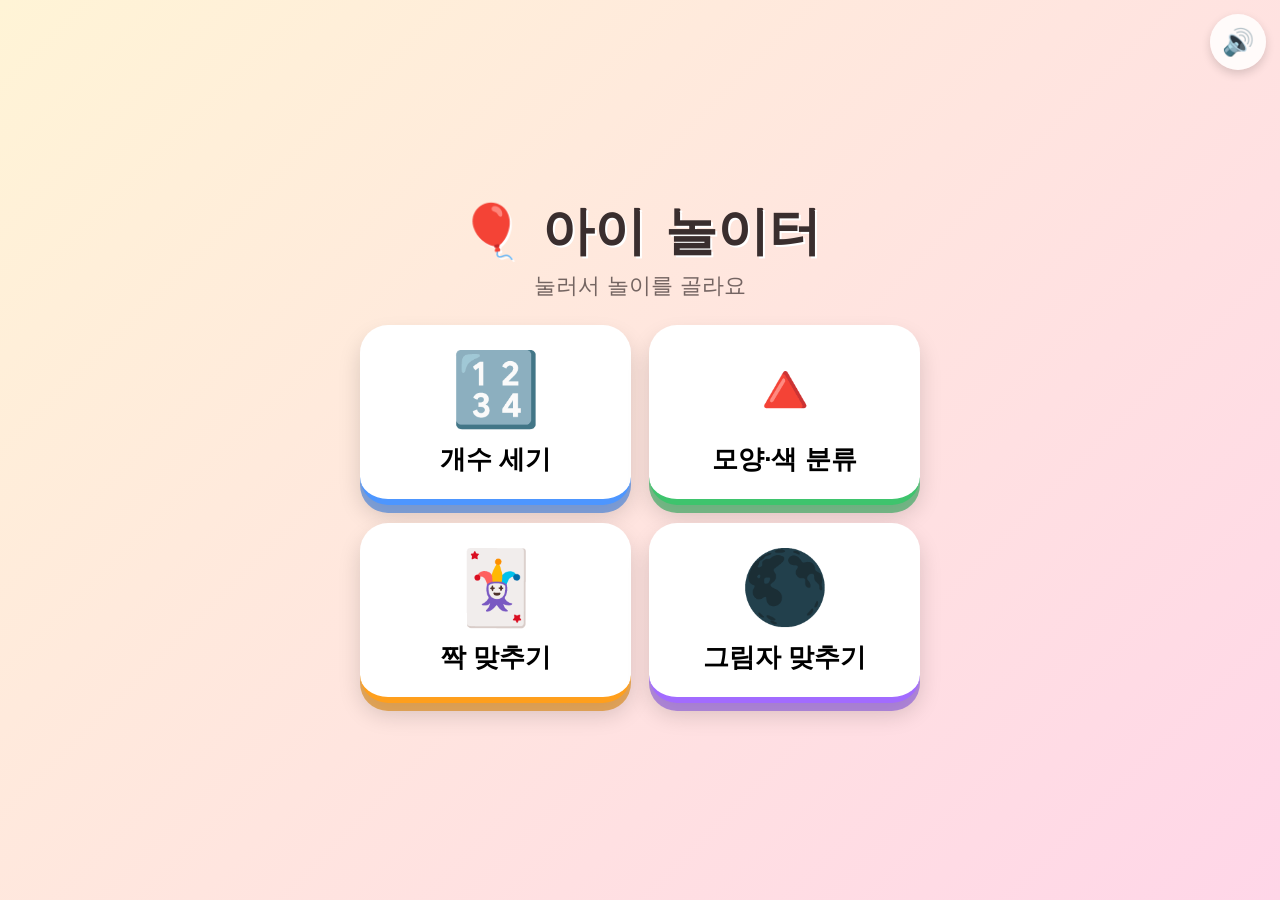
<file: index.html>
<!doctype html>
<html lang="ko">
<head>
  <meta charset="utf-8" />
  <meta name="viewport" content="width=device-width, initial-scale=1, maximum-scale=1, user-scalable=no, viewport-fit=cover" />
  <meta name="apple-mobile-web-app-capable" content="yes" />
  <meta name="mobile-web-app-capable" content="yes" />
  <meta name="theme-color" content="#4d96ff" />
  <link rel="manifest" href="manifest.json" />
  <link rel="icon" href="data:image/svg+xml,<svg xmlns='http://www.w3.org/2000/svg' viewBox='0 0 100 100'><text y='.9em' font-size='90'>🎈</text></svg>" />
  <title>아이 놀이터 — 인지 미니게임</title>
  <link rel="stylesheet" href="css/styles.css" />
</head>
<body>
  <div id="app">
    <!-- 홈 화면 -->
    <section id="home">
      <h1 class="home-title">🎈 아이 놀이터</h1>
      <p class="home-sub">눌러서 놀이를 골라요</p>
      <div id="tiles" class="tiles"></div>
      <button id="soundToggle" class="sound-toggle" aria-label="소리 켜기/끄기">🔊</button>
    </section>

    <!-- 게임 화면 -->
    <section id="gameView" hidden>
      <header class="game-header">
        <button id="backBtn" class="back-btn">⬅️ 처음으로</button>
        <span id="gameTitle" class="game-title-text"></span>
        <button id="replayBtn" class="replay-btn" aria-label="다시 시작">🔄</button>
      </header>
      <div id="gameRoot" class="game-root"></div>
    </section>
  </div>

  <script src="js/util.js"></script>
  <script src="js/games/counting.js"></script>
  <script src="js/games/sorting.js"></script>
  <script src="js/games/memory.js"></script>
  <script src="js/games/shadow.js"></script>
  <script src="js/main.js"></script>
</body>
</html>
</file>
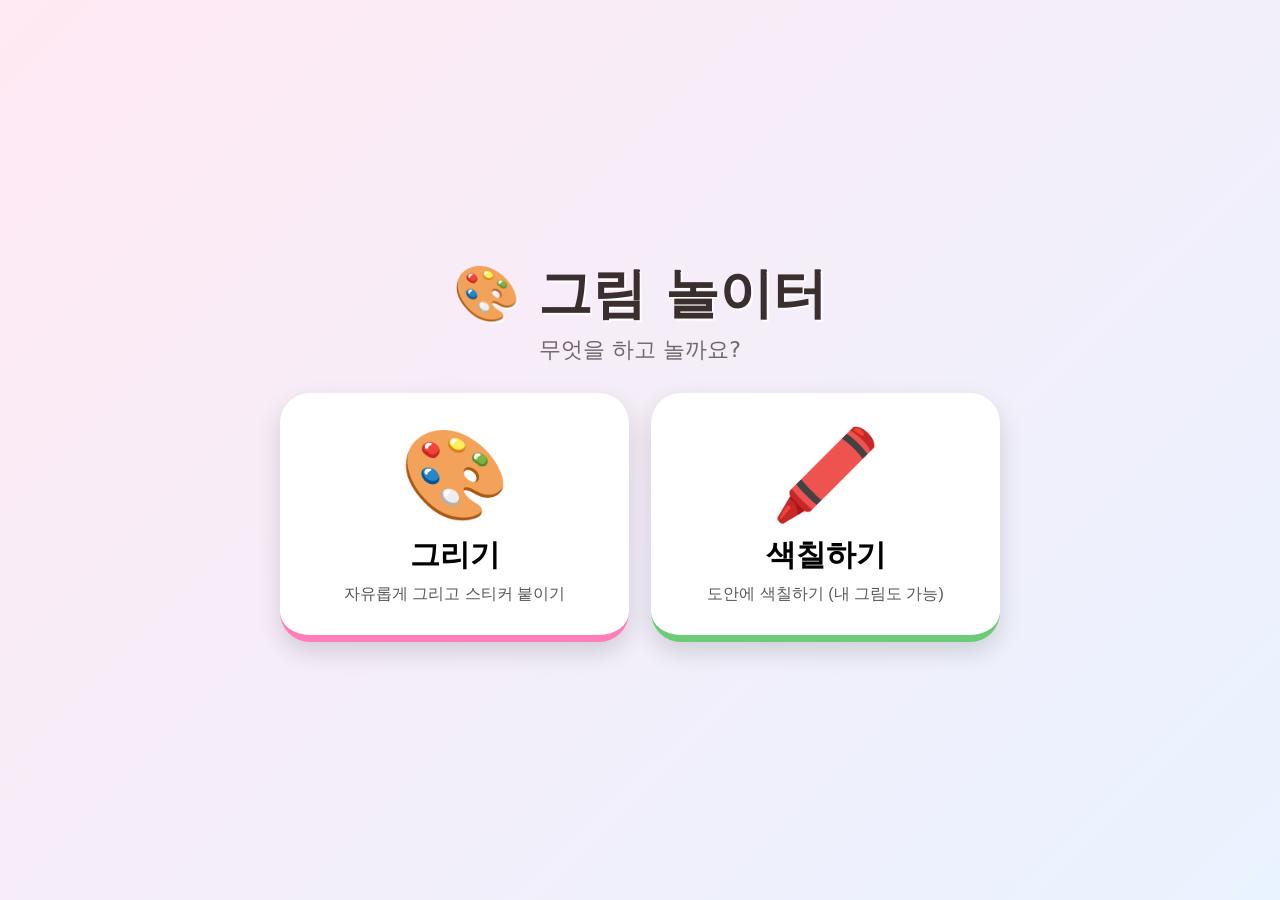
<file: studio/index.html>
<!doctype html>
<html lang="ko">
<head>
  <meta charset="utf-8" />
  <meta name="viewport" content="width=device-width, initial-scale=1, maximum-scale=1, user-scalable=no, viewport-fit=cover" />
  <meta name="apple-mobile-web-app-capable" content="yes" />
  <meta name="mobile-web-app-capable" content="yes" />
  <meta name="theme-color" content="#ff7eb9" />
  <link rel="manifest" href="manifest.json" />
  <link rel="icon" href="data:image/svg+xml,<svg xmlns='http://www.w3.org/2000/svg' viewBox='0 0 100 100'><text y='.9em' font-size='90'>🎨</text></svg>" />
  <title>그림 놀이터 — 그리기·색칠·스티커</title>
  <link rel="stylesheet" href="css/styles.css" />
</head>
<body>
  <div id="app">
    <!-- 홈: 모드 선택 -->
    <section id="home">
      <h1 class="home-title">🎨 그림 놀이터</h1>
      <p class="home-sub">무엇을 하고 놀까요?</p>
      <div class="mode-tiles">
        <button id="modeDraw" class="mode-tile draw">
          <span class="mode-icon">🎨</span>
          <span class="mode-name">그리기</span>
          <span class="mode-desc">자유롭게 그리고 스티커 붙이기</span>
        </button>
        <button id="modeColor" class="mode-tile color">
          <span class="mode-icon">🖍️</span>
          <span class="mode-name">색칠하기</span>
          <span class="mode-desc">도안에 색칠하기 (내 그림도 가능)</span>
        </button>
      </div>
    </section>

    <!-- 스튜디오 -->
    <section id="studioView" hidden>
      <header class="top-bar">
        <button id="homeBtn" class="tb-btn">⬅️</button>
        <span id="studioTitle" class="studio-title"></span>
        <div class="top-actions">
          <button id="undoBtn" class="tb-btn" aria-label="되돌리기">↩️</button>
          <button id="redoBtn" class="tb-btn" aria-label="다시실행">↪️</button>
          <button id="saveBtn" class="tb-btn" aria-label="저장">💾</button>
        </div>
      </header>
      <div id="canvasArea" class="canvas-area"></div>
      <div id="toolbar" class="toolbar"></div>
    </section>
  </div>

  <script src="js/util.js"></script>
  <script src="js/art/brushes.js"></script>
  <script src="js/art/stickers.js"></script>
  <script src="js/art/templates.js"></script>
  <script src="js/art/engine.js"></script>
  <script src="js/art/ui.js"></script>
  <script src="js/main.js"></script>
</body>
</html>
</file>
<file: css/styles.css>
/* ===== 아이 놀이터 — 4살용 인지 미니게임 스타일 ===== */
:root {
  --bg1: #fff4d6;
  --bg2: #ffd6e8;
  --ink: #3a2e2e;
  --tap: 86px; /* 최소 터치 영역 */
}

* { box-sizing: border-box; -webkit-tap-highlight-color: transparent; }

/* hidden 속성은 항상 숨김 (#home 등 display 규칙보다 우선) */
[hidden] { display: none !important; }

html, body {
  margin: 0;
  height: 100%;
  font-family: "Apple SD Gothic Neo", "Noto Sans KR", "Malgun Gothic", system-ui, sans-serif;
  color: var(--ink);
  user-select: none;
  -webkit-user-select: none;
}

body {
  background: linear-gradient(135deg, var(--bg1), var(--bg2));
  overflow: hidden;
}

#app, section { height: 100%; }

/* ===== 홈 화면 ===== */
#home {
  display: flex;
  flex-direction: column;
  align-items: center;
  justify-content: center;
  padding: 16px;
  position: relative;
}
.home-title {
  font-size: clamp(28px, 7vw, 52px);
  margin: 0 0 4px;
  text-shadow: 2px 2px 0 #fff;
}
.home-sub {
  font-size: clamp(15px, 3.5vw, 22px);
  margin: 0 0 24px;
  opacity: 0.7;
}
.tiles {
  display: grid;
  grid-template-columns: repeat(2, minmax(130px, 1fr));
  gap: 18px;
  width: min(560px, 92vw);
}
.tile {
  --c: #4d96ff;
  border: none;
  border-radius: 28px;
  background: #fff;
  box-shadow: 0 8px 0 color-mix(in srgb, var(--c) 55%, #000 10%),
              0 12px 22px rgba(0, 0, 0, 0.15);
  border-bottom: 6px solid var(--c);
  padding: 22px 10px;
  cursor: pointer;
  display: flex;
  flex-direction: column;
  align-items: center;
  gap: 10px;
  transition: transform 0.08s ease;
}
.tile:active { transform: translateY(4px) scale(0.98); }
.tile-icon { font-size: clamp(40px, 11vw, 72px); }
.tile-name { font-size: clamp(17px, 4.5vw, 26px); font-weight: 800; }

.sound-toggle {
  position: absolute;
  top: 14px;
  right: 14px;
  width: 56px;
  height: 56px;
  border: none;
  border-radius: 50%;
  background: rgba(255, 255, 255, 0.85);
  box-shadow: 0 4px 10px rgba(0, 0, 0, 0.15);
  font-size: 26px;
  cursor: pointer;
}

/* ===== 게임 공통 헤더 ===== */
.game-header {
  display: flex;
  align-items: center;
  justify-content: space-between;
  gap: 10px;
  padding: 12px 14px;
  background: rgba(255, 255, 255, 0.55);
}
.back-btn, .replay-btn {
  border: none;
  border-radius: 18px;
  background: #fff;
  box-shadow: 0 4px 0 rgba(0, 0, 0, 0.12);
  font-weight: 800;
  cursor: pointer;
}
.back-btn { padding: 12px 18px; font-size: clamp(15px, 4vw, 20px); }
.replay-btn { width: 52px; height: 52px; font-size: 24px; }
.game-title-text { font-size: clamp(17px, 4.5vw, 24px); font-weight: 800; }

.game-root {
  height: calc(100% - 72px);
  overflow: hidden;
}
.game {
  height: 100%;
  display: flex;
  flex-direction: column;
  align-items: center;
  justify-content: flex-start;
  padding: 12px;
  gap: 10px;
  position: relative;
}

/* 진행 표시 점 */
.progress { display: flex; gap: 8px; font-size: 22px; min-height: 28px; }
.progress .dot { opacity: 0.5; }
.progress .dot:not(:empty) { opacity: 1; }

.stage {
  flex: 1;
  width: 100%;
  display: flex;
  flex-direction: column;
  align-items: center;
  justify-content: center;
  gap: 18px;
  position: relative;
}
.stage-q {
  font-size: clamp(20px, 5vw, 30px);
  font-weight: 800;
}

/* ===== 개수 세기 ===== */
.count-objects {
  display: flex;
  flex-wrap: wrap;
  gap: 10px 16px;
  justify-content: center;
  align-items: center;
  max-width: 92vw;
}
.count-obj {
  font-size: clamp(40px, 12vw, 72px);
  animation: pop 0.3s ease both;
}
.choices { display: flex; gap: 16px; flex-wrap: wrap; justify-content: center; }
.choice {
  width: clamp(76px, 22vw, 110px);
  height: clamp(76px, 22vw, 110px);
  border: none;
  border-radius: 24px;
  background: #fff;
  box-shadow: 0 6px 0 #d6a93f;
  border-bottom: 4px solid #ffd23f;
  font-size: clamp(34px, 9vw, 52px);
  font-weight: 900;
  cursor: pointer;
}
.choice:active { transform: translateY(3px); }
.choice.correct { background: #c9f7d4; box-shadow: 0 6px 0 #3ec46d; }
.choice.wrong { animation: shake 0.4s; background: #ffe0e0; }

/* ===== 모양·색 분류 ===== */
.sort-prompt {
  font-size: clamp(20px, 5.5vw, 32px);
  font-weight: 800;
  text-align: center;
}
.sort-grid {
  flex: 1;
  display: grid;
  grid-template-columns: repeat(3, 1fr);
  gap: 14px;
  width: min(520px, 92vw);
  align-content: center;
}
.sort-item {
  border: none;
  background: transparent;
  cursor: pointer;
  padding: 6px;
  transition: transform 0.1s;
}
.sort-item .shape-svg {
  width: clamp(60px, 18vw, 96px);
  height: clamp(60px, 18vw, 96px);
  filter: drop-shadow(0 4px 4px rgba(0, 0, 0, 0.2));
}
.sort-item:active { transform: scale(0.92); }
.sort-item.picked { animation: pop 0.3s; opacity: 0.25; }
.sort-item.shake { animation: shake 0.4s; }

/* ===== 짝 맞추기(메모리) ===== */
.mem-info { font-size: clamp(18px, 5vw, 26px); font-weight: 800; }
.mem-board {
  flex: 1;
  display: grid;
  gap: 12px;
  width: min(520px, 92vw);
  align-content: center;
  justify-content: center;
}
.card {
  aspect-ratio: 1 / 1;
  width: clamp(64px, 20vw, 108px);
  border: none;
  border-radius: 20px;
  cursor: pointer;
  position: relative;
  background: #4d96ff;
  box-shadow: 0 5px 0 #2c6fd6;
  font-size: clamp(34px, 10vw, 60px);
  display: flex;
  align-items: center;
  justify-content: center;
}
.card:active { transform: translateY(3px); }
.card .card-back { display: none; }
.card.open { background: #fff; box-shadow: 0 5px 0 #d0d0d0; }
.card.open .card-front { display: none; }
.card.open .card-back { display: inline; animation: pop 0.25s; }
.card.done { opacity: 0.4; pointer-events: none; }

/* ===== 그림자 맞추기 ===== */
.shadow-target {
  font-size: clamp(72px, 22vw, 130px);
  animation: pop 0.3s;
}
.shadow-opts { display: flex; gap: 16px; flex-wrap: wrap; justify-content: center; }
.shadow-opt {
  width: clamp(82px, 24vw, 120px);
  height: clamp(82px, 24vw, 120px);
  border: none;
  border-radius: 24px;
  background: #fff;
  box-shadow: 0 6px 0 #c9b6e8;
  font-size: clamp(46px, 14vw, 76px);
  cursor: pointer;
  display: flex;
  align-items: center;
  justify-content: center;
}
/* 글자(이모지)만 검게 → 카드 위에 그림자 모양이 보임 */
.shadow-opt .sil { filter: brightness(0); line-height: 1; }
.shadow-opt:active { transform: translateY(3px); }
.shadow-opt.correct { background: #c9f7d4; box-shadow: 0 6px 0 #3ec46d; }
.shadow-opt.correct .sil { filter: none; }
.shadow-opt.wrong { animation: shake 0.4s; }

/* ===== 보상 연출 ===== */
.flash-star {
  position: absolute;
  top: 40%;
  left: 50%;
  transform: translate(-50%, -50%);
  font-size: 80px;
  pointer-events: none;
  animation: starpop 0.9s ease forwards;
  z-index: 5;
}
.celebrate {
  position: absolute;
  inset: 0;
  display: flex;
  flex-direction: column;
  align-items: center;
  justify-content: center;
  gap: 14px;
  background: rgba(255, 255, 255, 0.7);
  z-index: 20;
  overflow: hidden;
}
.celebrate-star { font-size: clamp(90px, 30vw, 180px); animation: starpop 0.9s ease; }
.celebrate-text { font-size: clamp(26px, 8vw, 48px); font-weight: 900; }
.confetti {
  position: absolute;
  top: -20px;
  width: 12px;
  height: 18px;
  border-radius: 2px;
  animation: fall 1.5s linear forwards;
}

/* ===== 애니메이션 ===== */
@keyframes pop { 0% { transform: scale(0.2); } 70% { transform: scale(1.15); } 100% { transform: scale(1); } }
@keyframes shake { 0%,100% { transform: translateX(0); } 25% { transform: translateX(-8px); } 75% { transform: translateX(8px); } }
@keyframes starpop {
  0% { transform: translate(-50%, -50%) scale(0.2); opacity: 0; }
  40% { transform: translate(-50%, -50%) scale(1.3); opacity: 1; }
  100% { transform: translate(-50%, -90%) scale(1); opacity: 0; }
}
@keyframes fall {
  0% { transform: translateY(0) rotate(0); opacity: 1; }
  100% { transform: translateY(110vh) rotate(540deg); opacity: 0.8; }
}
</file>
<file: studio/css/styles.css>
/* ===== 그림 놀이터 — 그리기·색칠·스티커 ===== */
* { box-sizing: border-box; -webkit-tap-highlight-color: transparent; }
[hidden] { display: none !important; }

html, body {
  margin: 0; height: 100%;
  font-family: "Apple SD Gothic Neo", "Noto Sans KR", "Malgun Gothic", system-ui, sans-serif;
  color: #3a2e2e; user-select: none; -webkit-user-select: none;
  overflow: hidden;
}
body { background: linear-gradient(135deg, #ffe9f3, #e9f3ff); }
#app, section { height: 100%; }

/* ===== 홈 ===== */
#home { display: flex; flex-direction: column; align-items: center; justify-content: center; padding: 18px; }
.home-title { font-size: clamp(28px, 7vw, 54px); margin: 0 0 4px; text-shadow: 2px 2px 0 #fff; }
.home-sub { font-size: clamp(15px, 3.5vw, 22px); margin: 0 0 28px; opacity: 0.7; }
.mode-tiles { display: grid; grid-template-columns: repeat(auto-fit, minmax(220px, 1fr)); gap: 22px; width: min(720px, 92vw); }
.mode-tile {
  --c: #ff7eb9; border: none; border-radius: 30px; background: #fff;
  border-bottom: 7px solid var(--c);
  box-shadow: 0 10px 24px rgba(0,0,0,0.14);
  padding: 30px 18px; cursor: pointer; display: flex; flex-direction: column; align-items: center; gap: 8px;
  transition: transform 0.08s;
}
.mode-tile.color { --c: #6bcb77; }
.mode-tile:active { transform: translateY(4px) scale(0.98); }
.mode-icon { font-size: clamp(54px, 14vw, 88px); }
.mode-name { font-size: clamp(22px, 5vw, 30px); font-weight: 900; }
.mode-desc { font-size: clamp(13px, 3vw, 16px); opacity: 0.65; text-align: center; }

/* ===== 스튜디오 레이아웃 ===== */
#studioView { display: flex; flex-direction: column; }
.top-bar {
  display: flex; align-items: center; gap: 10px; padding: 8px 12px;
  background: rgba(255,255,255,0.7); flex: 0 0 auto;
}
.studio-title { font-size: clamp(16px, 4vw, 22px); font-weight: 800; }
.top-actions { margin-left: auto; display: flex; gap: 8px; }
.tb-btn {
  border: none; border-radius: 16px; background: #fff; box-shadow: 0 3px 0 rgba(0,0,0,0.12);
  width: 50px; height: 50px; font-size: 24px; cursor: pointer;
}
.tb-btn:disabled { opacity: 0.35; }
.tb-btn:active { transform: translateY(2px); }

.canvas-area {
  flex: 1 1 auto; min-height: 0; display: flex; align-items: center; justify-content: center;
  padding: 10px; overflow: hidden;
}
.canvas-stack { position: relative; background: #fff; border-radius: 14px; box-shadow: 0 6px 20px rgba(0,0,0,0.18); overflow: hidden; }
.c-paint, .c-outline, .c-sticker { position: absolute; top: 0; left: 0; pointer-events: none; }
.c-outline { mix-blend-mode: multiply; } /* 도안: 칠 위, 흰 부분 투명 */
.c-sticker { mix-blend-mode: normal; }   /* 스티커: 도안 위 */

/* 붓/지우개 크기 미리보기 링 */
.brush-cursor {
  position: absolute; pointer-events: none; z-index: 5;
  transform: translate(-50%, -50%); border-radius: 50%;
  border: 2px solid rgba(80,120,255,0.7);
  box-shadow: 0 0 0 1px rgba(255,255,255,0.9);
}
.brush-cursor.eraser {
  border: 2px dashed #333;
  box-shadow: 0 0 0 2px rgba(255,255,255,0.95), inset 0 0 0 2px rgba(255,255,255,0.95);
  background: rgba(255,255,255,0.18);
}

/* ===== 도구 바 ===== */
.toolbar { flex: 0 0 auto; background: rgba(255,255,255,0.92); border-top: 2px solid #ffd6e8; }
.tb { display: flex; flex-direction: column; gap: 6px; padding: 8px 10px; }
.tb-row { display: flex; align-items: center; gap: 8px; }
/* 색상·화구 줄만 가로 스크롤 */
.scrollrow, .colors { overflow-x: auto; -webkit-overflow-scrolling: touch; }
.scrollrow::-webkit-scrollbar, .colors::-webkit-scrollbar { height: 5px; }
.scrollrow::-webkit-scrollbar-thumb, .colors::-webkit-scrollbar-thumb { background: #ffc1dd; border-radius: 3px; }
/* 액션 줄: 절대 가려지지 않게 줄바꿈 */
.actions { flex-wrap: wrap; overflow: visible; row-gap: 6px; }

.colors { padding-bottom: 2px; }
.swatch {
  flex: 0 0 auto; width: 40px; height: 40px; border-radius: 50%; border: 3px solid #fff;
  box-shadow: 0 2px 5px rgba(0,0,0,0.2); cursor: pointer; padding: 0; position: relative;
}
.swatch.is-white { border-color: #ddd; }
.swatch.sel { outline: 4px solid #4d96ff; outline-offset: 1px; }
.swatch.custom { display: flex; align-items: center; justify-content: center; font-size: 20px; background: conic-gradient(#ff5a5f,#ffd23f,#3ec46d,#4d96ff,#a26bff,#ff5a5f); overflow: hidden; }
.swatch.custom input { position: absolute; inset: 0; opacity: 0; cursor: pointer; }

.brushes { display: flex; gap: 6px; flex: 0 0 auto; }
.tbtn {
  flex: 0 0 auto; border: none; border-radius: 14px; background: #fff;
  box-shadow: 0 3px 0 rgba(0,0,0,0.1); cursor: pointer; padding: 6px 8px;
  display: flex; flex-direction: column; align-items: center; gap: 1px; min-width: 54px;
}
.tbtn:active { transform: translateY(2px); }
.tbtn .bi { font-size: 22px; line-height: 1; }
.tbtn .bl { font-size: 11px; font-weight: 700; white-space: nowrap; }
.tbtn.active { background: #d9ecff; box-shadow: 0 3px 0 #4d96ff; }
.tbtn.danger.active, .tbtn.danger { }
.tbtn.toggle.on { background: #d6f7df; box-shadow: 0 3px 0 #3ec46d; }
.tbtn.sticker-btn { background: #fff0b3; box-shadow: 0 3px 0 #f0c000; }
.tbtn.sticker-btn .bi { font-size: 24px; }

.size-wrap { display: flex; align-items: center; gap: 8px; flex: 0 0 auto; padding: 0 6px; min-width: 160px; }
.size-dot { display: inline-block; background: #555; border-radius: 50%; flex: 0 0 auto; min-width: 4px; min-height: 4px; }
.size-slider { width: 120px; }

/* ===== 시트(도안/스티커 고르기) ===== */
.sheet-ov {
  position: fixed; inset: 0; background: rgba(0,0,0,0.4); z-index: 50;
  display: flex; align-items: flex-end; justify-content: center;
}
.sheet {
  background: #fff; width: 100%; max-width: 760px; max-height: 82vh;
  border-radius: 24px 24px 0 0; padding: 14px 14px 22px; overflow-y: auto;
  box-shadow: 0 -8px 30px rgba(0,0,0,0.25);
}
.sheet-head { display: flex; align-items: center; justify-content: space-between; margin-bottom: 10px; position: sticky; top: 0; background: #fff; }
.sheet-title { font-size: 20px; font-weight: 900; }
.sheet-close { border: none; background: #f0f0f0; border-radius: 50%; width: 40px; height: 40px; font-size: 18px; cursor: pointer; }

.sheet-grid { display: grid; grid-template-columns: repeat(auto-fill, minmax(110px, 1fr)); gap: 12px; }
.sheet-grid.stickers { grid-template-columns: repeat(auto-fill, minmax(64px, 1fr)); }

.tcell {
  border: 3px solid #eee; border-radius: 16px; background: #fff; cursor: pointer;
  aspect-ratio: 1/1; display: flex; flex-direction: column; align-items: center; justify-content: center;
  padding: 6px; overflow: hidden;
}
.tcell:active { transform: scale(0.96); }
.tcell img, .tcell svg { width: 100%; height: 78%; object-fit: contain; }
.tcell-label { font-size: 12px; font-weight: 700; margin-top: 2px; }
.tcell .blank { font-size: 40px; opacity: 0.4; }
.tcell.add { border-style: dashed; border-color: #ffb3d1; color: #ff5a9e; font-weight: 800; }
.tcell .add-in { font-size: 14px; text-align: center; line-height: 1.3; }

.tabs { display: flex; gap: 6px; overflow-x: auto; margin-bottom: 10px; position: sticky; top: 44px; background: #fff; padding-bottom: 4px; }
.tab { flex: 0 0 auto; border: none; border-radius: 20px; background: #f0f0f0; padding: 8px 14px; font-weight: 700; cursor: pointer; }
.tab.active { background: #ffd6e8; }
.scell {
  border: 2px solid #eee; border-radius: 14px; background: #fff; cursor: pointer;
  aspect-ratio: 1/1; display: flex; align-items: center; justify-content: center; font-size: 32px; padding: 4px;
}
.scell:active { transform: scale(0.94); }
.scell img { width: 100%; height: 100%; object-fit: contain; }
.scell.add { border-style: dashed; border-color: #ffb3d1; color: #ff5a9e; }
.scell.mine { position: relative; border-color: #ffd23f; }
.scell-del {
  position: absolute; top: -6px; right: -6px; width: 22px; height: 22px;
  background: #ff5a5f; color: #fff; border-radius: 50%; font-size: 13px;
  display: flex; align-items: center; justify-content: center; box-shadow: 0 1px 3px rgba(0,0,0,0.3);
}

/* 스티커 가져오기 바 */
.import-bar { background: #fff7e6; border: 2px solid #ffe0a3; border-radius: 16px; padding: 10px; margin-bottom: 12px; }
.import-guide { font-size: 13px; line-height: 1.5; color: #6a5a2a; margin-bottom: 8px; }
.import-row { display: flex; gap: 8px; align-items: stretch; flex-wrap: wrap; }
.import-btn { flex: 1 1 auto; border: none; border-radius: 12px; background: #fff; color: #4d96ff; border: 2px solid #cfe1ff; font-weight: 800; padding: 12px 16px; font-size: 15px; cursor: pointer; }
.import-btn:active { transform: translateY(1px); }
.import-btn.primary { background: #4d96ff; color: #fff; border-color: #4d96ff; }
.sheet.dropping { outline: 4px dashed #4d96ff; outline-offset: -8px; }

/* 오려내는 중 오버레이 */
.cutout-overlay {
  position: absolute; inset: 0; background: rgba(255,255,255,0.92); z-index: 30;
  display: flex; flex-direction: column; align-items: center; justify-content: center; gap: 14px;
  border-radius: 24px 24px 0 0;
}
.cut-spin { width: 56px; height: 56px; border: 6px solid #ffe0a3; border-top-color: #ff9f1c; border-radius: 50%; animation: cut-spin 0.9s linear infinite; }
.cut-text { font-size: 18px; font-weight: 800; }
.cut-pct { font-size: 16px; font-weight: 700; color: #ff9f1c; min-height: 20px; }
@keyframes cut-spin { to { transform: rotate(360deg); } }
.canvas-area.dropping { outline: 5px dashed #4d96ff; outline-offset: -10px; border-radius: 14px; }

/* 토스트 */
.toast {
  position: fixed; left: 50%; bottom: 30px; transform: translateX(-50%) translateY(20px);
  background: rgba(40,40,40,0.95); color: #fff; padding: 12px 20px; border-radius: 22px;
  font-size: 15px; font-weight: 700; z-index: 100; opacity: 0; pointer-events: none;
  transition: opacity 0.2s, transform 0.2s; max-width: 90vw; text-align: center;
}
.toast.show { opacity: 1; transform: translateX(-50%) translateY(0); }
</file>
